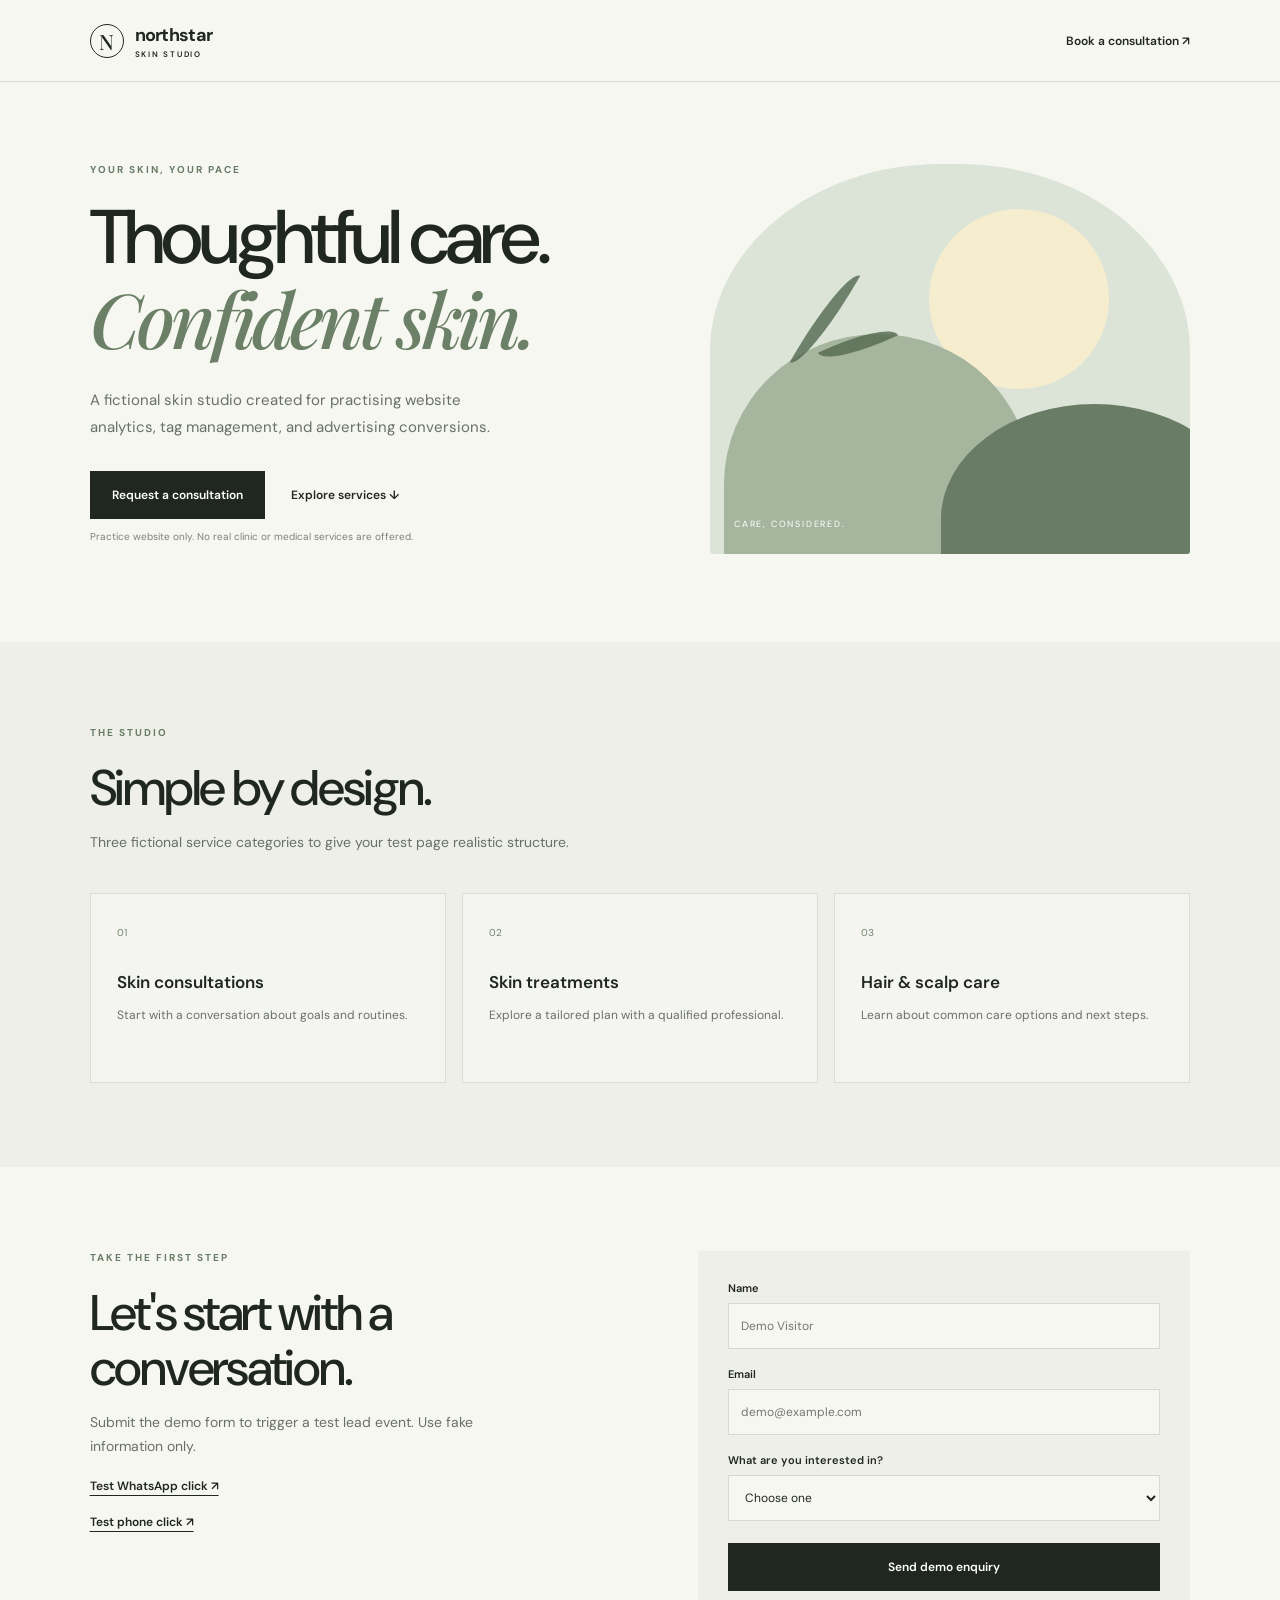
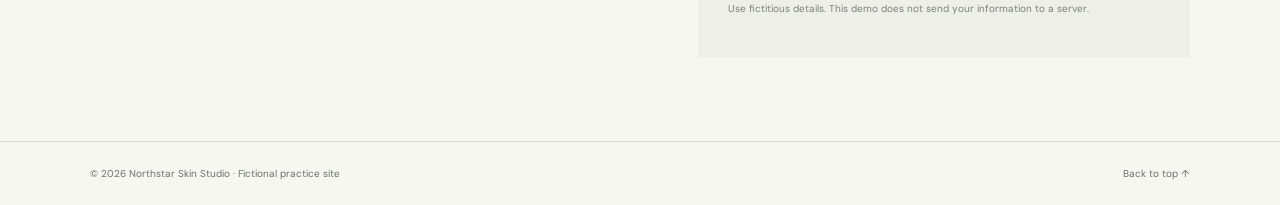
<file: index.html>
<!doctype html>
<html lang="en">
<head>
  <meta charset="utf-8">
  <meta name="viewport" content="width=device-width, initial-scale=1">
  <title>Northstar Skin Studio | Practice Tracking Lab</title>
  <meta name="description" content="A fictional clinic website for practising analytics and advertising conversion tracking.">
  <link rel="stylesheet" href="styles.css">

  <!-- TODO: Replace GTM-XXXXXXX with your GTM container ID. Keep this snippet in the <head>. -->
  <!-- Google Tag Manager -->
  <script>
    (function(w,d,s,l,i){w[l]=w[l]||[];w[l].push({'gtm.start':
    new Date().getTime(),event:'gtm.js'});var f=d.getElementsByTagName(s)[0],
    j=d.createElement(s),dl=l!='dataLayer'?'&l='+l:'';j.async=true;j.src=
    'https://www.googletagmanager.com/gtm.js?id='+i+dl;f.parentNode.insertBefore(j,f);
    })(window,document,'script','dataLayer','GTM-WFKCKM87');
  </script>
  <!-- End Google Tag Manager -->
</head>
<body>
  <!-- TODO: Replace GTM-XXXXXXX with your GTM container ID. Keep this immediately after <body>. -->
  <!-- Google Tag Manager (noscript) -->
  <noscript><iframe src="https://www.googletagmanager.com/ns.html?id=GTM-WFKCKM87"
  height="0" width="0" style="display:none;visibility:hidden"></iframe></noscript>
  <!-- End Google Tag Manager (noscript) -->

  <header class="site-header">
    <a class="brand" href="index.html" aria-label="Northstar Skin Studio home">
      <span class="brand-mark">N</span><span>northstar <small>SKIN STUDIO</small></span>
    </a>
    <a class="header-link" href="#contact">Book a consultation <span aria-hidden="true">↗</span></a>
  </header>

  <main>
    <section class="hero">
      <div class="hero-copy">
        <p class="eyebrow">YOUR SKIN, YOUR PACE</p>
        <h1>Thoughtful care.<br><em>Confident skin.</em></h1>
        <p class="intro">A fictional skin studio created for practising website analytics, tag management, and advertising conversions.</p>
        <div class="hero-actions">
          <a class="button button-dark" href="#contact" data-cta="hero_consultation">Request a consultation</a>
          <a class="text-link" href="#services">Explore services <span aria-hidden="true">↓</span></a>
        </div>
        <p class="microcopy">Practice website only. No real clinic or medical services are offered.</p>
      </div>
      <div class="hero-art" role="img" aria-label="Abstract sunlit shapes and botanical shadows">
        <div class="sun"></div><div class="arch arch-one"></div><div class="arch arch-two"></div>
        <div class="leaf leaf-one"></div><div class="leaf leaf-two"></div>
        <span class="art-caption">CARE, CONSIDERED.</span>
      </div>
    </section>

    <section class="services section" id="services">
      <div class="section-heading">
        <p class="eyebrow">THE STUDIO</p>
        <h2>Simple by design.</h2>
        <p>Three fictional service categories to give your test page realistic structure.</p>
      </div>
      <div class="service-grid">
        <article class="service-card"><span>01</span><h3>Skin consultations</h3><p>Start with a conversation about goals and routines.</p></article>
        <article class="service-card"><span>02</span><h3>Skin treatments</h3><p>Explore a tailored plan with a qualified professional.</p></article>
        <article class="service-card"><span>03</span><h3>Hair & scalp care</h3><p>Learn about common care options and next steps.</p></article>
      </div>
    </section>

    <section class="contact section" id="contact">
      <div class="contact-copy">
        <p class="eyebrow">TAKE THE FIRST STEP</p>
        <h2>Let's start with a conversation.</h2>
        <p>Submit the demo form to trigger a test lead event. Use fake information only.</p>
        <a class="contact-link" href="https://wa.me/910000000000?text=This%20is%20a%20tracking%20test"
           data-cta="whatsapp" target="_blank" rel="noopener">Test WhatsApp click ↗</a>
        <a class="contact-link" href="tel:+910000000000" data-cta="phone">Test phone click ↗</a>
      </div>
      <form class="lead-form" id="lead-form" action="thank-you.html" method="get">
        <label for="name">Name</label>
        <input id="name" name="name" autocomplete="name" required placeholder="Demo Visitor">
        <label for="email">Email</label>
        <input id="email" name="email" type="email" autocomplete="email" required placeholder="demo@example.com">
        <label for="interest">What are you interested in?</label>
        <select id="interest" name="interest" required>
          <option value="">Choose one</option>
          <option value="skin_consultation">Skin consultation</option>
          <option value="skin_treatment">Skin treatment</option>
          <option value="hair_scalp">Hair & scalp care</option>
        </select>
        <button class="button button-dark" type="submit" data-cta="form_submit">Send demo enquiry</button>
        <p class="form-note">Use fictitious details. This demo does not send your information to a server.</p>
      </form>
    </section>
  </main>

  <footer><span>© 2026 Northstar Skin Studio · Fictional practice site</span><a href="#top">Back to top ↑</a></footer>

  <script src="script.js"></script>
</body>
</html>
</file>
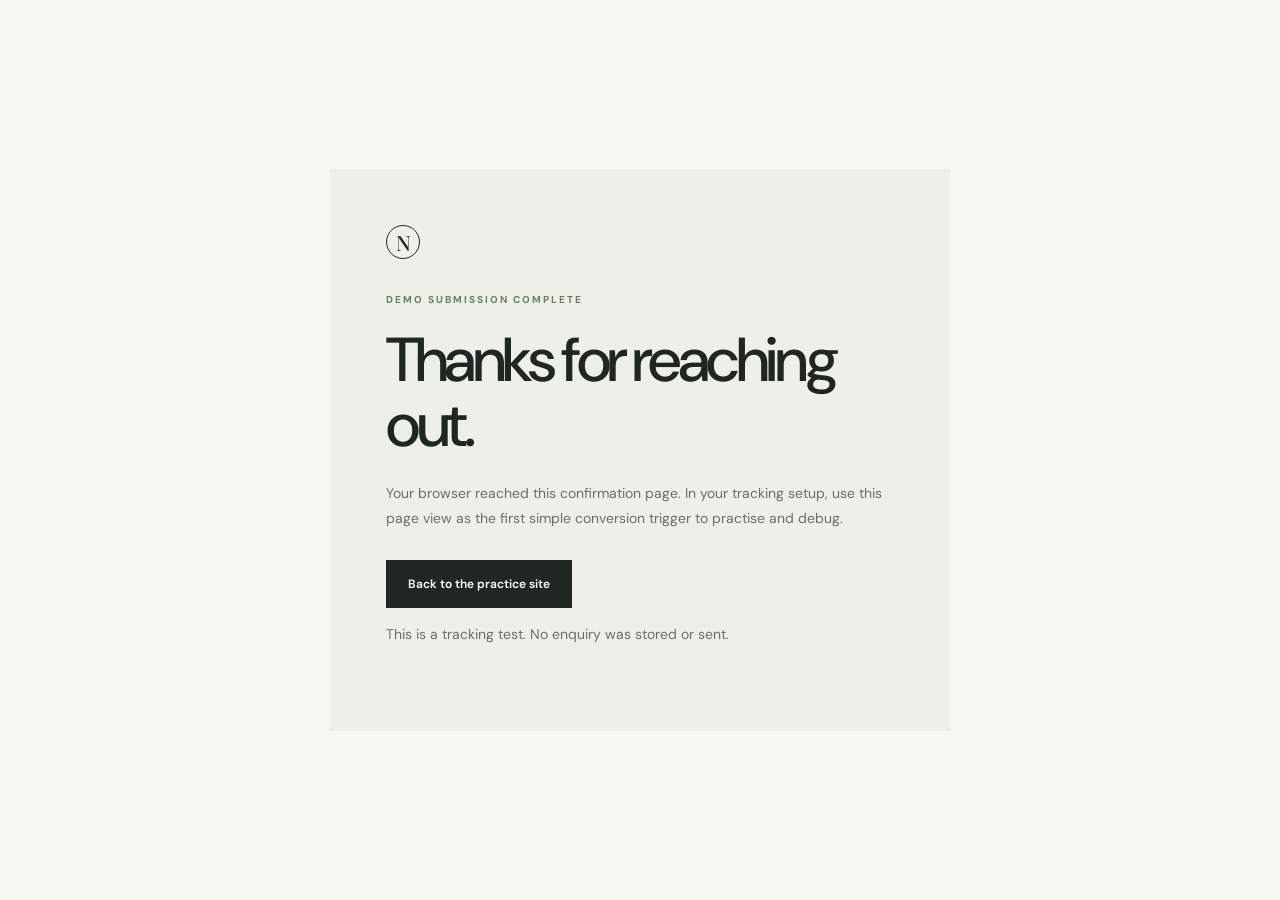
<file: thank-you.html>
<!doctype html>
<html lang="en">
<head>
  <meta charset="utf-8">
  <meta name="viewport" content="width=device-width, initial-scale=1">
  <title>Thank You | Northstar Skin Studio</title>
  <link rel="stylesheet" href="styles.css">
  <!-- TODO: Replace GTM-XXXXXXX with your GTM container ID. -->
  <!-- Google Tag Manager -->
  <script>
    (function(w,d,s,l,i){w[l]=w[l]||[];w[l].push({'gtm.start':
    new Date().getTime(),event:'gtm.js'});var f=d.getElementsByTagName(s)[0],
    j=d.createElement(s),dl=l!='dataLayer'?'&l='+l:'';j.async=true;j.src=
    'https://www.googletagmanager.com/gtm.js?id='+i+dl;f.parentNode.insertBefore(j,f);
    })(window,document,'script','dataLayer','GTM-WFKCKM87');
  </script>
  <!-- End Google Tag Manager -->
</head>
<body>
  <!-- TODO: Replace GTM-XXXXXXX with your GTM container ID. -->
  <noscript><iframe src="https://www.googletagmanager.com/ns.html?id=GTM-WFKCKM87"
  height="0" width="0" style="display:none;visibility:hidden"></iframe></noscript>
  <main class="thankyou-wrap">
    <div class="thankyou-card">
      <span class="brand-mark">N</span>
      <p class="eyebrow">DEMO SUBMISSION COMPLETE</p>
      <h1>Thanks for reaching out.</h1>
      <p>Your browser reached this confirmation page. In your tracking setup, use this page view as the first simple conversion trigger to practise and debug.</p>
      <a class="button button-dark" href="index.html">Back to the practice site</a>
      <p class="microcopy">This is a tracking test. No enquiry was stored or sent.</p>
    </div>
  </main>
  <script src="script.js"></script>
</body>
</html>
</file>
<file: styles.css>
@import url('https://fonts.googleapis.com/css2?family=DM+Sans:wght@400;500;600;700&family=Playfair+Display:ital,wght@0,500;0,600;1,500;1,600&display=swap');
:root{--ink:#202721;--muted:#687168;--paper:#f7f7f1;--sage:#dce4d8;--line:#d9ded5;--accent:#c3d1b8}
*{box-sizing:border-box}html{scroll-behavior:smooth}body{margin:0;background:var(--paper);color:var(--ink);font-family:"DM Sans",sans-serif}a{color:inherit;text-decoration:none}.site-header{height:82px;padding:0 7vw;display:flex;align-items:center;justify-content:space-between;border-bottom:1px solid var(--line)}.brand{display:flex;align-items:center;gap:11px;font-weight:700;letter-spacing:-.04em;font-size:18px}.brand small{display:block;font-size:8px;letter-spacing:.22em;font-weight:600;margin-top:2px}.brand-mark{width:34px;height:34px;border:1px solid var(--ink);border-radius:50%;display:grid;place-items:center;font-family:"Playfair Display",serif;font-size:21px;font-weight:500}.header-link{font-size:12px;font-weight:600}.hero{min-height:560px;padding:72px 7vw 78px;display:grid;grid-template-columns:1.05fr .95fr;gap:7vw;align-items:center}.eyebrow{font-size:10px;letter-spacing:.2em;font-weight:700;color:#687c66;margin:0 0 22px}.hero h1,.thankyou-card h1{font-size:clamp(44px,6vw,76px);line-height:1.04;letter-spacing:-.055em;margin:0 0 24px;font-weight:500}.hero h1 em{font-family:"Playfair Display",serif;font-weight:500;color:#6b8067}.intro{max-width:440px;color:var(--muted);line-height:1.8;font-size:15px}.hero-actions{display:flex;align-items:center;gap:26px;margin-top:30px;flex-wrap:wrap}.button{display:inline-flex;align-items:center;justify-content:center;border:0;min-height:48px;padding:0 22px;font:600 12px "DM Sans",sans-serif;cursor:pointer}.button-dark{background:var(--ink);color:white}.text-link{font-size:12px;font-weight:600}.microcopy,.form-note{font-size:10px;color:#7a8278;line-height:1.6}.hero-art{height:390px;position:relative;overflow:hidden;background:#dce4d8;border-radius:48% 48% 3px 3px}.sun{position:absolute;width:180px;height:180px;border-radius:50%;background:#f5edce;top:45px;right:17%;}.arch{position:absolute;bottom:-80px;width:64%;height:300px;border-radius:50% 50% 0 0}.arch-one{left:3%;background:#a6b69e}.arch-two{right:-12%;height:230px;background:#687c66}.leaf{position:absolute;background:#536a51;width:18px;height:110px;border-radius:100% 0 100% 0;transform:rotate(30deg);opacity:.8}.leaf-one{left:22%;top:100px}.leaf-two{left:29%;top:140px;transform:rotate(65deg);height:80px}.art-caption{position:absolute;bottom:24px;left:24px;color:white;font-size:9px;letter-spacing:.2em}.section{padding:84px 7vw}.services{background:#eeefe8}.section-heading{max-width:540px;margin-bottom:38px}.section-heading h2,.contact h2{font-size:clamp(34px,4vw,50px);letter-spacing:-.045em;font-weight:500;line-height:1.1;margin:0 0 15px}.section-heading>p:last-child,.contact-copy>p:not(.eyebrow){color:var(--muted);line-height:1.7;font-size:14px}.service-grid{display:grid;grid-template-columns:repeat(3,1fr);gap:16px}.service-card{border:1px solid var(--line);padding:26px;min-height:190px;background:rgba(255,255,255,.32)}.service-card span{font-size:10px;color:#71856c}.service-card h3{font-size:17px;font-weight:600;margin:30px 0 10px}.service-card p{font-size:12px;line-height:1.7;color:var(--muted)}.contact{display:grid;grid-template-columns:1fr 1fr;gap:9vw;align-items:start}.contact-copy{max-width:450px}.contact-link{display:block;margin-top:20px;font-size:12px;font-weight:600;text-decoration:underline;text-underline-offset:5px}.lead-form{background:#eeefe8;padding:30px;display:flex;flex-direction:column}.lead-form label{font-size:11px;font-weight:600;margin:0 0 8px}.lead-form input,.lead-form select{width:100%;height:46px;border:1px solid #d5dbd1;background:var(--paper);padding:0 12px;font:12px "DM Sans",sans-serif;margin-bottom:18px;color:var(--ink);border-radius:0}.lead-form button{width:100%;margin-top:4px}footer{border-top:1px solid var(--line);padding:25px 7vw;display:flex;justify-content:space-between;gap:20px;color:var(--muted);font-size:10px}.thankyou-wrap{min-height:100vh;display:grid;place-items:center;padding:24px}.thankyou-card{max-width:620px;padding:56px;background:#eeefe8}.thankyou-card .brand-mark{margin-bottom:34px}.thankyou-card h1{font-size:clamp(40px,6vw,62px)}.thankyou-card>p:not(.eyebrow){line-height:1.8;color:var(--muted);font-size:14px;margin-bottom:28px}
@media(max-width:760px){.site-header{height:70px;padding:0 6vw}.hero{grid-template-columns:1fr;padding:54px 6vw;gap:36px}.hero-art{height:300px;order:-1}.hero h1{font-size:54px}.section{padding:62px 6vw}.service-grid{grid-template-columns:1fr}.service-card{min-height:150px}.contact{grid-template-columns:1fr;gap:35px}.lead-form{padding:22px}.thankyou-card{padding:32px 24px}footer{padding:22px 6vw;flex-direction:column}}
</file>
